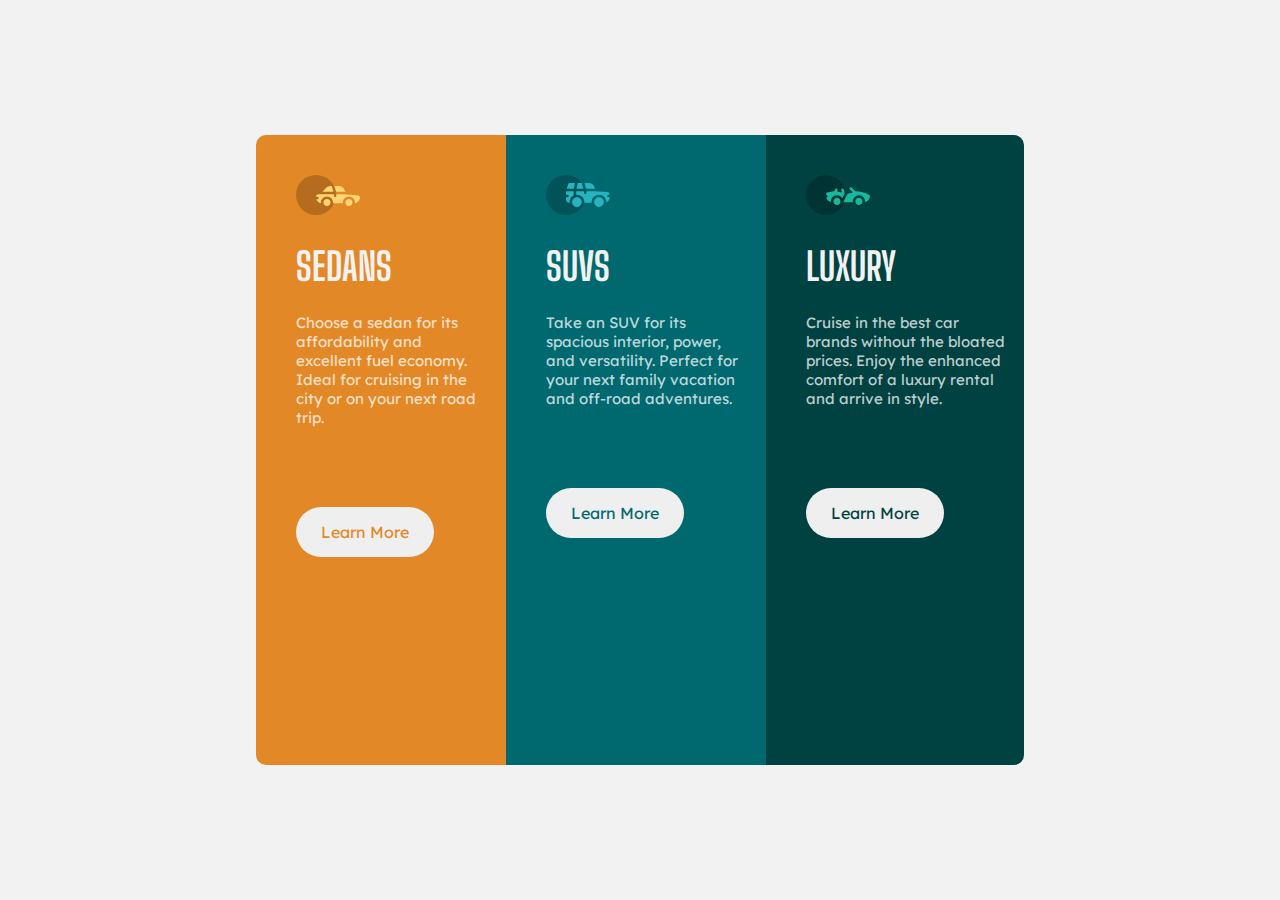
<file: 3-column-preview-card-component-main responsivo/index.html>
<!DOCTYPE html>
<html lang="en">
<head>
  <meta charset="UTF-8">
  <meta name="viewport" content="width=device-width, initial-scale=1.0"> <!-- displays site properly based on user's device -->
  <link rel="stylesheet" href="style.css">
  <link rel="icon" type="image/png" sizes="32x32" href="./images/favicon-32x32.png">
  
  <title>Frontend Mentor | 3-column preview card component</title>

  
</head>
<body>
  <main class="container">
    <div class="card-main">
      <div class="card-primary">
        <div class="image-car">
          <svg width="64" height="40" xmlns="http://www.w3.org/2000/svg"><g fill="none" fill-rule="evenodd"><circle fill="#000" opacity=".201" cx="20" cy="20" r="20"/><path d="M52.936 24.11c1.942 0 3.517 1.542 3.517 3.445 0 1.903-1.575 3.445-3.517 3.445s-3.516-1.542-3.516-3.445c0-1.903 1.574-3.445 3.516-3.445zm-21.957 0c1.942 0 3.517 1.542 3.517 3.445 0 1.903-1.575 3.445-3.517 3.445s-3.516-1.542-3.516-3.445c0-1.903 1.574-3.445 3.516-3.445zm6.948-4.848v1.429c0 .716.61 1.293 1.348 1.259a1.295 1.295 0 001.225-1.295v-1.393h8.256l13.483 1.313c.956.093 1.676.881 1.676 1.814 0 2.89-2.126 5.303-4.926 5.819.397-3.557-2.458-6.62-6.053-6.62-3.646 0-6.504 3.14-6.039 6.723h-9.879c.466-3.588-2.397-6.722-6.039-6.722-3.595 0-6.45 3.062-6.052 6.62-2.14-.398-3.916-1.912-4.61-3.931h1.142c.731 0 1.32-.598 1.285-1.322-.033-.678-.629-1.2-1.322-1.2H20v-.251c0-1.274 1.066-2.243 2.306-2.243h15.62zM42.59 11c2.645 0 4.99 1.556 5.972 3.963l.726 1.779H40.17L38.413 11h4.178zm-6.865 0l1.758 5.741H26.505l3.357-3.654A6.502 6.502 0 0134.644 11h1.082z" fill="#FFD473" fill-rule="nonzero"/></g></svg>
        </div> <!--Primeiro carro-->
        <div class="title">
          <h1 class="primary-title">Sedans</h1> <!--MUDAR A CLASS NO PROXIMO CARD-->
        </div> <!--Titulo do card-->
        <div class="contents">
          <p class="primary-contents">Choose a sedan for its affordability and excellent fuel economy. Ideal for cruising in the city 
            or on your next road trip.</p> <!--MUDAR A CLASS NO PROXIMO CARD-->
        </div> <!--Conteudo do primeiro card-->
        <div class="button">
          <button class="primary-button">Learn More</button><!--MUDAR A CLASS NO PROXIMO CARD-->
        </div>
      </div> <!--Primeiro card-->
      <div class="card-second">
        <div class="image-car">
          <svg width="64" height="40" xmlns="http://www.w3.org/2000/svg"><g fill="none" fill-rule="evenodd"><circle fill="#000" opacity=".201" cx="20" cy="20" r="20"/><path d="M31.002 22.358c2.917 0 5.18 2.593 4.762 5.506a4.828 4.828 0 01-2.962 3.778 4.797 4.797 0 01-5.3-1.165c-1.188-1.26-1.235-2.613-1.263-2.613-.42-2.924 1.857-5.506 4.763-5.506zm22 0c3.457 0 5.798 3.567 4.41 6.744A4.816 4.816 0 0152.3 31.94a4.826 4.826 0 01-4.06-4.077c-.42-2.915 1.846-5.506 4.762-5.506zm-15.04-6.083v1.462a1.29 1.29 0 001.352 1.29c.693-.033 1.227-.631 1.227-1.326v-1.426h8.3l13.056.716a1.29 1.29 0 011.164.917c.27.895.446 1.477.563 1.87h-1.047c-.694 0-1.291.534-1.324 1.228a1.29 1.29 0 001.288 1.352h1.445c-.164 2.225-1.57 4.193-3.6 5.05.13-4.212-3.255-7.63-7.384-7.63-4.317 0-7.762 3.718-7.358 8.086h-7.285c.43-4.655-3.503-8.531-8.131-8.046v-3.543h7.734zm-10.312 0v4.308a7.4 7.4 0 00-4.006 7.274 3.874 3.874 0 01-3.642-3.864v-1.635h1.46a1.29 1.29 0 000-2.58h-1.461v-3.213l.003-.29h7.646zm14.986-8.196c2.65 0 5 1.592 5.984 4.055l.63 1.579a5.525 5.525 0 01-.065-.004l-.026-.002-.034-.002-.022-.002a4.178 4.178 0 00-.224-.006l-.098-.001h-.039l-.136-.001h-.052l-.326-.001H40.211L38.528 8.08zm-13.632 0l-1.122 5.616h-7.144l1.47-4.71a1.29 1.29 0 011.231-.906h5.565zm6.832 0l1.683 5.615h-7.007l1.121-5.615h4.203z" fill="#26B5C0" fill-rule="nonzero"/></g></svg>
        </div> <!--Segundo carro-->
        <div class="title">
          <h1 class="second-title">Suvs</h1>
        </div> <!--Titulo do card-->
        <div class="contents">
          <p class="second-contents">Take an SUV for its spacious interior, power, and versatility. Perfect for your next family vacation 
            and off-road adventures.</p> 
        </div> <!--Conteudo do segundo card-->
        <div class="button">
          <button class="second-button">Learn More</button>
        </div>
      </div> <!--Segundo card-->
      <div class="card-third">
        <div class="image-car">
          <svg width="64" height="40" xmlns="http://www.w3.org/2000/svg"><g fill="none" fill-rule="evenodd"><circle fill="#000" opacity=".201" cx="20" cy="20" r="20"/><path d="M30.98 22.835c1.941 0 3.516 1.604 3.516 3.583 0 1.978-1.575 3.582-3.517 3.582s-3.516-1.604-3.516-3.582c0-1.979 1.574-3.583 3.516-3.583zm21.956 0c1.942 0 3.517 1.604 3.517 3.583 0 1.978-1.575 3.582-3.517 3.582s-3.516-1.604-3.516-3.582c0-1.979 1.574-3.583 3.516-3.583zm-9.143-10.45a1.27 1.27 0 011.819 0l3.715 3.784c4.444-.115 9.7 1.142 13.964 3.753.387.237.624.664.624 1.124 0 3.006-2.126 5.514-4.926 6.05.397-3.698-2.458-6.882-6.053-6.882-3.646 0-6.504 3.264-6.039 6.99h-9.669c.76-1.544.993-2.026 1.337-2.711l.082-.162c.421-.835 1.056-2.07 2.883-5.65 1.68-.023 3.47-.408 5.247-1.403l-2.984-3.04a1.328 1.328 0 010-1.854zm-7.68 1.064c.683-.2 1.395.202 1.592.898l.749 2.652a3.46 3.46 0 01-.247 2.51l-1.733 3.395-.216.424c-1.07-1.89-3.06-3.114-5.279-3.114-3.595 0-6.45 3.184-6.052 6.885-1.832-.347-3.414-1.537-4.278-3.276a1.331 1.331 0 01.117-1.376l.955-1.303-1.325-1.295c-.751-.735-.376-2.024.64-2.231l6.614-1.346.13-.026c.092-.019.145-.03.157-.031.314-.146 1.07-.591 1.07-1.506 0-.734.592-1.327 1.316-1.31.712.016 1.268.662 1.256 1.388a4.11 4.11 0 01-.348 1.611 22.69 22.69 0 014.7 1.146l-.7-2.473a1.314 1.314 0 01.882-1.622z" fill="#19B89D" fill-rule="nonzero"/></g></svg>
        </div> <!--Terceiro carro-->
        <div class="title">
          <h1 class="third-title">Luxury</h1> 
        </div> <!--Titulo do card-->
        <div class="contents">
          <p class="third-contents">Cruise in the best car brands without the bloated prices. Enjoy the enhanced comfort of a luxury 
            rental and arrive in style.</p> 
        </div> <!--Conteudo do terceiro card-->
        <div class="button">
          <button class="third-button">Learn More</button>
        </div>
      </div> <!--Terceiro card-->
    </div>
    
   </main> <!--Todo o conteudo-->
  
  
<!-- <div class="attribution">
    Challenge by <a href="https://www.frontendmentor.io?ref=challenge" target="_blank">Frontend Mentor</a>. 
    Coded by <a href="#">Your Name Here</a>.
  </div>--> 
</body>
</html>
</file>
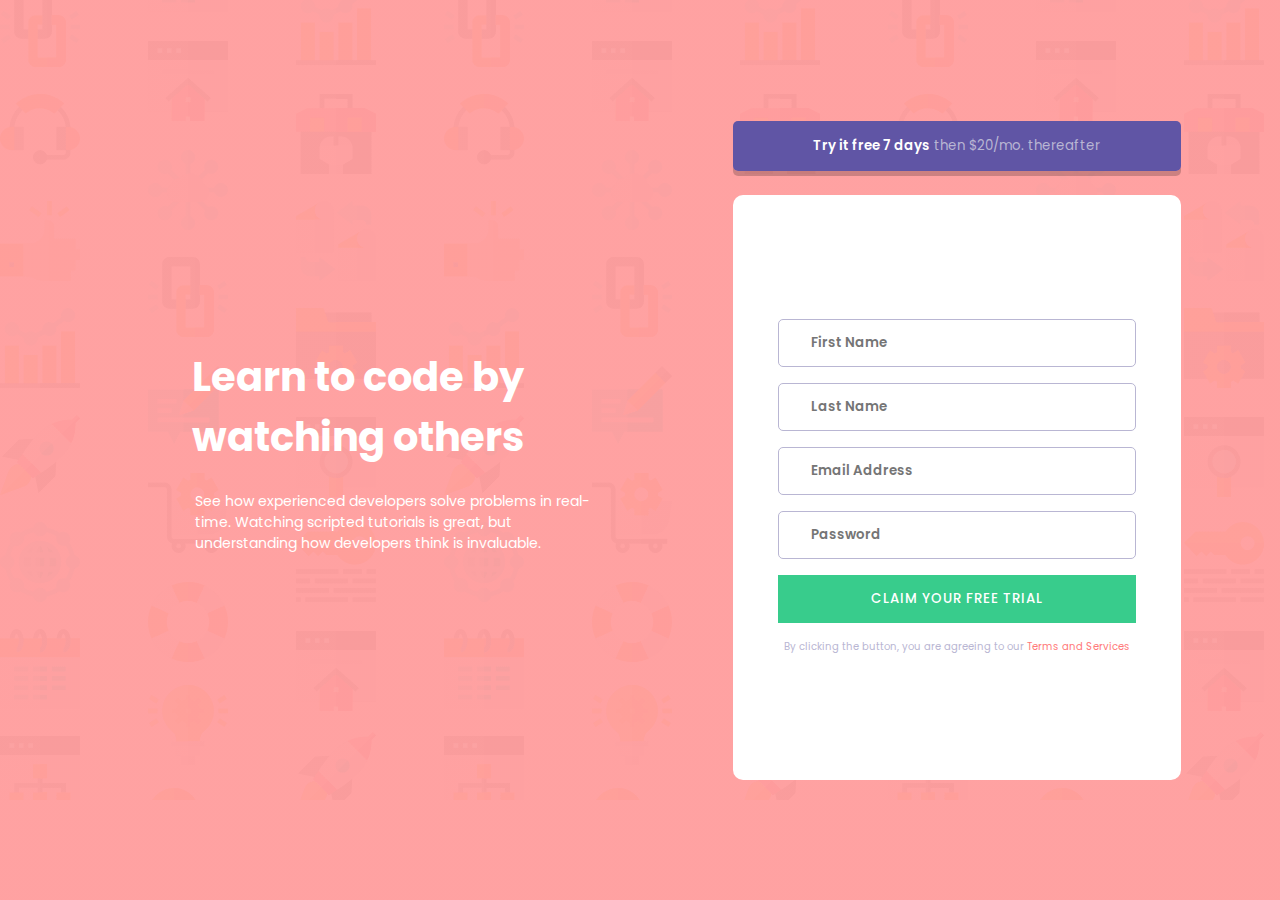
<file: intro-component-with-signup-form-master/index.html>
<!DOCTYPE html>
<html lang="en">

<head>
  <meta charset="UTF-8">
  <meta name="viewport" content="width=device-width, initial-scale=1.0">
  <!-- displays site properly based on user's device -->
  <link rel="stylesheet" href="style.css">
  <link rel="icon" type="image/png" sizes="32x32" href="./images/favicon-32x32.png">
  <title>Frontend Mentor | Intro component with sign up form</title>


</head>

<body>

  <form>
    <div class="container">
      <div class="texto-principal">
        <h1 class="titulo">Learn to code by watching others</h1>
        <span>
          <p class="sub-texto">See how experienced developers solve problems in real-time. Watching scripted tutorials
            is great,
            but understanding how developers think is invaluable. </p>
        </span>
      </div>
      <!--texto principal -->
      <div class="conteudo">
        <div class="primeiro-botao">
          <button class="botao-aviso"><span class="primeiro-span">Try it free 7 days</span> then $20/mo.
            thereafter</button>
        </div>
        <div class="principal">
          <input type="text" placeholder="First Name" class="bot-principal" />
          <input type="text" placeholder="Last Name" class="bot-principal">
          <input type="email" placeholder="Email Address" class="bot-principal">
          <input type="password" placeholder="Password" class="bot-principal">
          <button class="botao-confirmar">Claim your free trial </button>
          <p class="texto-final">By clicking the button, you are agreeing to our <span> <a href="#"> Terms and
                Services</a></span></p>
        </div>
      </div>
      <!--Div Secundaria-->
    </div>
    <!--Div Principal-->
  </form>


  <!--
    <p class="attribution">
      Challenge by <a href="https://www.frontendmentor.io?ref=challenge" target="_blank">Frontend Mentor</a>. 
      Coded by <a href="#">Your Name Here</a>.
    </p> -->
</body>

</html>
</file>
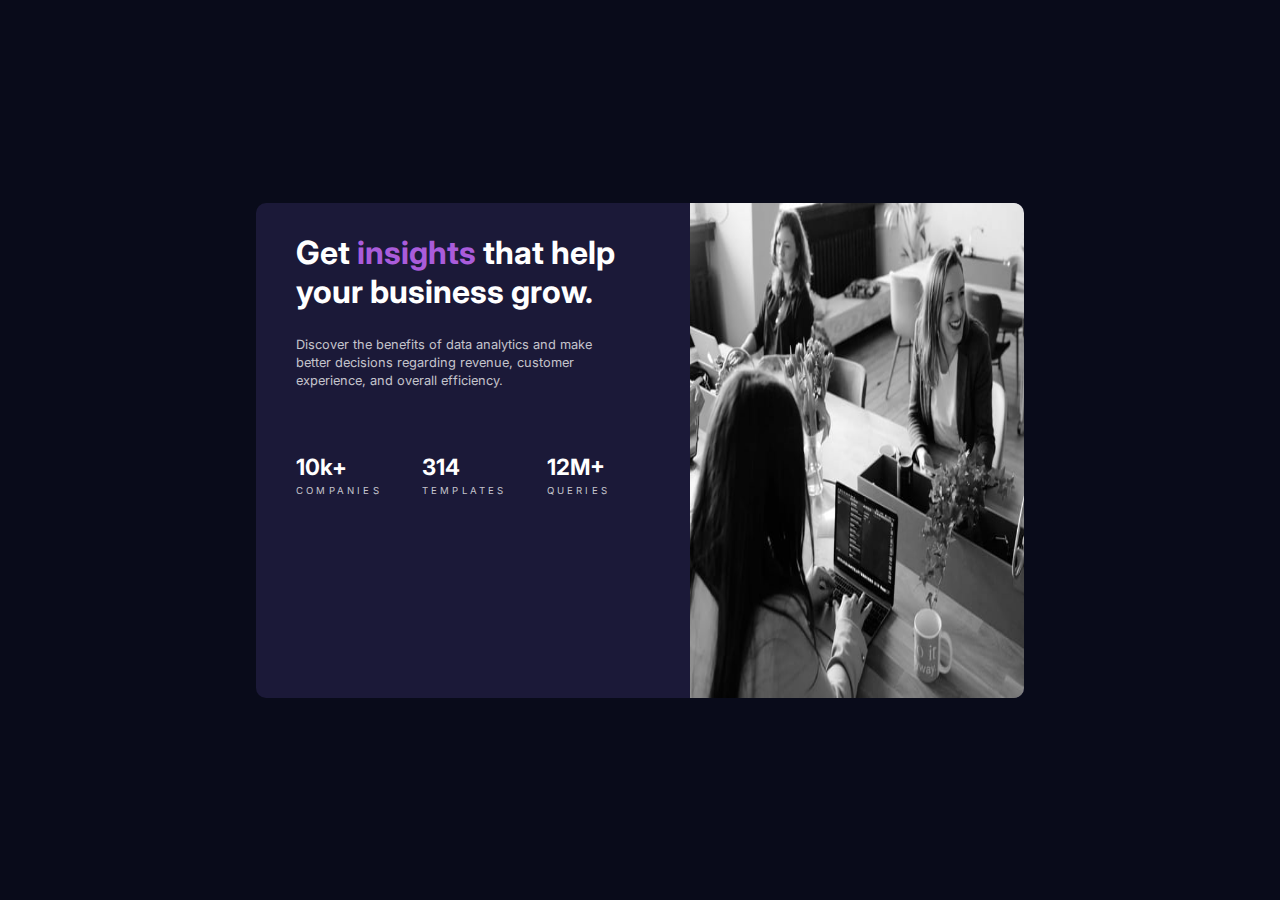
<file: stats-preview-card-component-main/index.html>
<!DOCTYPE html>
<html lang="en">
<head>
  <meta charset="UTF-8">
  <meta name="viewport" content="width=device-width, initial-scale=1.0"> <!-- displays site properly based on user's device -->
  <link rel="stylesheet" href="style.css">
  <link rel="icon" type="image/png" sizes="32x32" href="./images/favicon-32x32.png">
  
  <title>Frontend Mentor | Stats preview card component</title>
</head>
<body>
  <div class="container">
    <div class="container-left">
      <main>
        <h1>Get <span class="span-h1">insights</span>  that help <br> your business grow.</h1>
      </main> <!--Titulo-->
      <div class="sub-title">
        <p><span class="span-title">Discover the benefits of data analytics and make <br> better decisions regarding revenue, customer <br> 
          experience, and overall efficiency.</span></p>
      </div> <!--Sub titulo-->
      <div class="stats">
        <div class="stat">
          <h1 class="stat-number">10k+</h1>
          <span class="stat-unit">companies </span>
        </div>
        <div class="stat">
          <h1 class="stat-number">314</h1>
          <span class="stat-unit">templates </span>
        </div>
        <div class="stat">
          <h1 class="stat-number">12M+</h1>
          <span class="stat-unit">queries </span>
      </div> 
    </div> <!--Engloba todos os estatus-->
    </div>
      
    
    <picture>
      <img src="images/image-header-desktop.jpg" alt="Business" >
    </picture>
  </div> <!--Card Completo-->


<!--
Get insights that help your business grow.
Discover the benefits of data analytics and make better decisions regarding revenue, customer 
experience, and overall efficiency.


10k+
 companies
314
templates
12M
 queries
  
-->




  <!--<div class="attribution">
    Challenge by <a href="https://www.frontendmentor.io?ref=challenge" target="_blank">Frontend Mentor</a>. 
    Coded by <a href="#">Your Name Here</a>.
  </div>-->
</body>
</html>
</file>
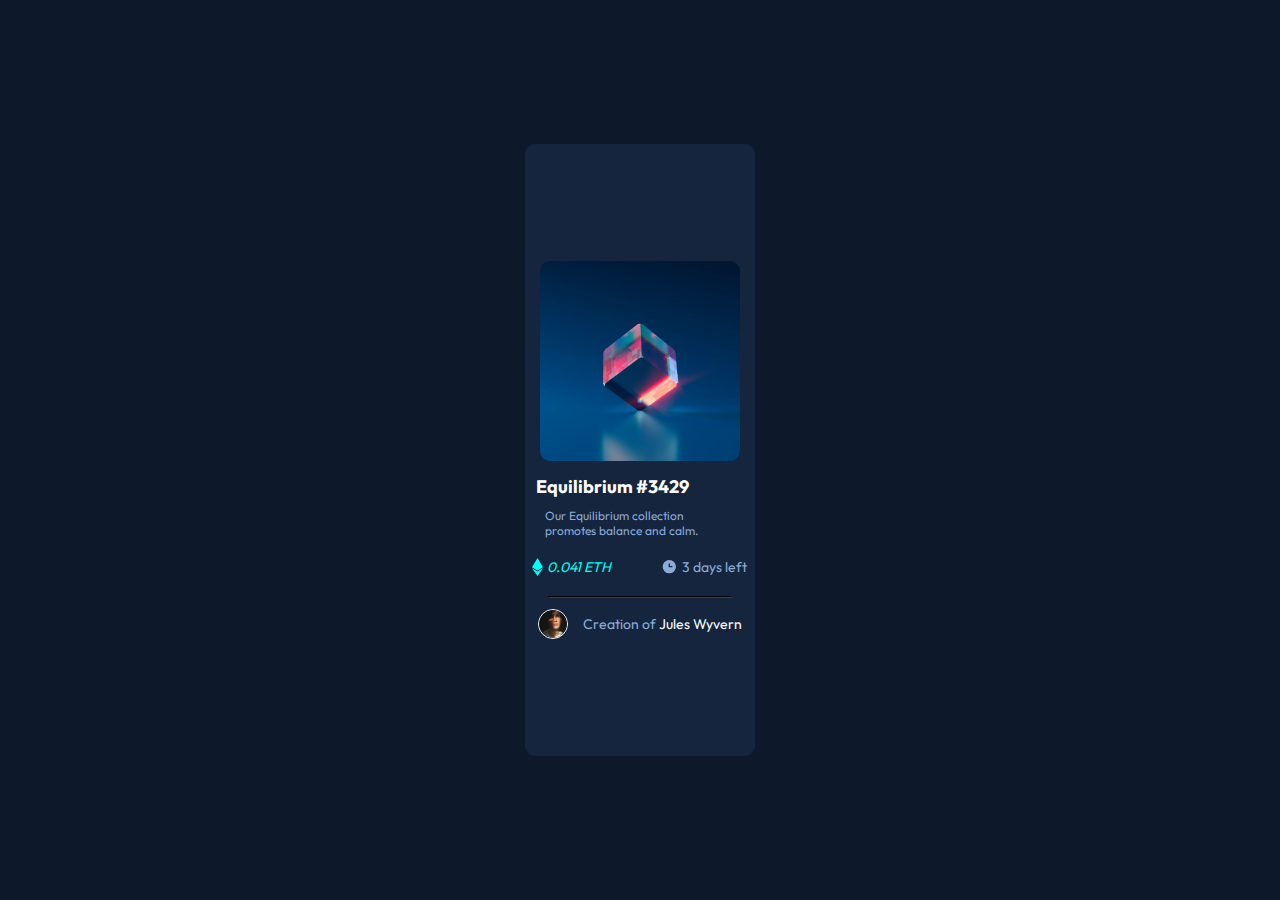
<file: nft-preview-card-component-main/index2.html>
<!DOCTYPE html>
<html lang="en">
<head>
    <meta charset="UTF-8">
    <meta http-equiv="X-UA-Compatible" content="IE=edge">
    <meta name="viewport" content="width=device-width, initial-scale=1.0">
    <link rel="stylesheet" href="style.css">
    <link rel="icon" type="image/png" sizes="32x32" href="./images/favicon-32x32.png">
    <title>Frontend Mentor | NFT preview card component</title>
</head>
<body>
    <section class="container">
        <div class="container-conteudo">
            <div class="foto-container">
                <img src="images/image-equilibrium.jpg" alt="Equilibrium" class="foto">
            </div>
            <div class="titulo">
                <h2 class="titulo-principal">Equilibrium #3429</h2>
            </div>
            <div class="conteudo">
                <p class="conteudo-principal">Our Equilibrium collection promotes balance and calm.</p>
            </div>
            <div class="sub-titulo">
                <i i><span class="info"><svg width="11" height="18" xmlns="http://www.w3.org/2000/svg"><path d="M11 10.216 5.5 18 0 10.216l5.5 3.263 5.5-3.262ZM5.5 0l5.496 9.169L5.5 12.43 0 9.17 5.5 0Z" fill="#00FFF8"/></svg>  0.041 ETH</span></i>
                <span class="data" > <svg width="17" height="17" xmlns="http://www.w3.org/2000/svg"><path d="M8.305 2.007a6.667 6.667 0 1 0 0 13.334 6.667 6.667 0 0 0 0-13.334Zm2.667 7.334H8.305a.667.667 0 0 1-.667-.667V6.007a.667.667 0 0 1 1.334 0v2h2a.667.667 0 0 1 0 1.334Z" fill="#8BACD9"/></svg>3 days left</span>
                
            </div>
    
            <hr>
    
            <div class="avatar">
                <img src="images/image-avatar.png" alt="Avatar" class="avatar-principal">
                <div class="info-avatar">
                    <p class="criador-nome"><span class="criador">Creation of </span>Jules Wyvern</p>
                </div>
            </div>
        </div>
        
        

    </section>
</body>
</html>
</file>
<file: 3-column-preview-card-component-main responsivo/style.css>
@import url('https://fonts.googleapis.com/css2?family=Big+Shoulders+Display:wght@700&family=Lexend+Deca&display=swap');


/*Configuração*/
*{
    margin: 0;
    padding: 0;
    box-sizing: border-box;
}

:root{
    --ff-primary: 'Big Shoulders Display', sans-serif;
    --ff-second: 'Lexend Deca', sans-serif;

    --clr-bright-orange:hsl(31, 77%, 52%);
    --clr-dark-cyan:hsl(184, 100%, 22%);
    --clr-very-dark-cyan:hsl(179, 100%, 13%);
    --clr-white-paragraphs:hsla(0, 0%, 100%, 0.75); /*(paragraphs)*/
    --clr-very-light-gray-:hsl(0, 0%, 95%); /*(background, headings, buttons)*/
}
/*Configuração*/

/*Estilos Gerais*/
body{
background-color: var(--clr-very-light-gray-);
}
/*Estilos Gerais*/

/*Editando os cards*/
.container{
    width: 100vw;
    height: 100vh;
    background-color: var(--clr-very-light-gray-);
    display: flex;
    align-items: center;
    justify-content: center;
}
.card-main{
    display: flex;
    max-width: 60vw;
    height: 70vh;
    
}
.card-primary{
    display: flex;
    flex-direction: column;
    background-color: var(--clr-bright-orange);
    border-top-left-radius: 10px;
    border-bottom-left-radius: 10px;
}
.card-second{
    
    background-color: var(--clr-dark-cyan);
}
.card-third{
    display: flex;
    flex-direction: column;
    background-color: var(--clr-very-dark-cyan);
    border-top-right-radius: 10px;
    border-bottom-right-radius: 10px;
}

.image-car{
    padding-left: 2.5rem;
    margin-top: 2.5rem;
}
.title{
    font-family: var(--ff-primary);
    color: var(--clr-very-light-gray-);
    font-size: 1.2rem;
    padding-left: 2.5rem;
    margin-top: 1.5rem;
    text-transform: uppercase;
}
.contents{
    font-family: var(--ff-second);
    color: var(--clr-white-paragraphs);
    font-size: 15px;
    padding-left: 2.5rem;
    margin-top: 1.5rem;
    margin-right: 1rem;
    
}

.button{
    padding-left: 2.5rem;
    padding-top: 5rem;
}

.primary-button{
    padding: 15px 25px;
    border: none;
    border-radius: 35px;
    font-family: var(--ff-second);
    color: var(--clr-bright-orange);
    font-size: 1rem;
    cursor: pointer;
}
.primary-button:hover{
    background-color: var(--clr-bright-orange);
    color: #fff;
    border: 2px solid #fff;
}
.second-button{
    padding: 15px 25px;
    border: none;
    border-radius: 35px;
    font-family: var(--ff-second);
    color: var(--clr-dark-cyan);
    font-size: 1rem;
    cursor: pointer;
}
.second-button:hover{
    background-color: var(--clr-dark-cyan);
    color: #fff;
    border: 2px solid #fff;
}
.third-button{
    padding: 15px 25px;
    border: none;
    border-radius: 35px;
    font-family: var(--ff-second);
    color: var(--clr-very-dark-cyan);
    font-size: 1rem;
    cursor: pointer;
} 
.third-button:hover{
    background-color: var(--clr-very-dark-cyan);
    color: #fff;
    border: 2px solid #fff;
}
/*Editando os cards*/

/*Responsividade*/
@media(max-width: 800px){
    
    .card-main{
        display: flex;
        flex-wrap:wrap ;
        max-width: 60vw;
        max-height: 30%;
    }
    .card-primary{
        border-top-right-radius: 10px;
        border-top-left-radius: 10px;
        border-bottom-left-radius: 0px;
    }
    .card-third{
        border-top-right-radius: 0px ;
        border-bottom-left-radius: 10px;
        padding-bottom: 2rem;
        
    }
    .button{
        padding-bottom: 1.5rem;
    }
}
/*Responsividade*/
</file>
<file: intro-component-with-signup-form-master/style.css>
@import url('https://fonts.googleapis.com/css2?family=Poppins:wght@400;500;600;700&display=swap');

*{
    margin: 0;
    padding: 0;
    box-sizing: border-box;
    font-family: 'Poppins', sans-serif;
}

body{
    height: 100vh;
    width: 100vw;
    display: flex;
    align-items: center;
    justify-content: center;
    background:linear-gradient(rgba(265,122,122,0.7), rgba(265,122,122,0.7)) ,url(./images/bg-intro-desktop.png) ;
    background-repeat: no-repeat;
}

.container{
    width: 90vw;
    height: 90vh;
    display: flex;
    align-items: center;
    justify-content: center;
    gap: 10%;
    
   
}

.texto-principal{
    display: flex;
    align-items: center;
    justify-content: center;
    flex-direction: column;
    gap: 1.5rem;
    width: 45%;
    height: 30vh;
    padding-left: 6rem;
}
.titulo{
    width: 80%;
    margin-right: 90px ;
    color: white;
    font-size: 2.5rem;
}
.sub-texto{
    font-size: 14px;
    color: white;
}

.conteudo{
    display: flex;
    align-items: center;
    justify-content: center;
    flex-direction: column;
}
.primeiro-botao{
    margin-bottom: 1.5rem;
    box-shadow:  0 5px 0 0 rgba(0, 0, 0, 0.2);
    border-radius:  5px;
}
.botao-aviso{
    width: 35vw;
    height: 50px;
    border-radius: 5px;
    border: none;
    cursor: pointer;
    background-color: hsl(248, 32%, 49%);
    color: hsl(246, 25%, 77%);
    
}
.primeiro-span{
    color: white;
    font-weight: 600;
}
.principal{
    width: 35vw;
    height: 65vh;
    display: flex;
    align-items: center;
    justify-content: center;
    flex-direction: column;
    background-color: white;
    border-radius: 10px;
    gap: 1rem;

}

.bot-principal{
    height: 3rem;
    width: 80%;
    border-radius: 5px;
    border: 1px solid hsl(246, 25%, 77%);
    padding-left: 2rem;
    font-weight: 600;
}

.bot-principal:focus, input:focus{
    outline: 1px solid hsl(246, 25%, 77%);
    caret-color: hsl(246, 25%, 77%);
}

.botao-confirmar{
    width: 80%;
    height: 3rem;
    border: none;
    background-color: hsl(154, 59%, 51%);
    text-transform: uppercase;
    letter-spacing: 1px;
    color: white;
    font-weight: 500;
    cursor: pointer;
}

.texto-final{
font-size: 10px;
color: hsl(246, 25%, 77%);
}

.texto-final span a{
    text-decoration: none;
    color: hsl(0, 100%, 74%);
}
</file>
<file: stats-preview-card-component-main/style.css>
@import url('https://fonts.googleapis.com/css2?family=Inter:wght@300;700&family=Lexend+Deca&display=swap');

*{
    margin: 0;
    padding: 0;
    box-sizing: border-box;
}
/*Cores e fontes*/
:root{
    --ff-inter: 'Inter', sans-serif;
    --ff-lexend-deca: 'Lexend Deca', sans-serif;

    --clr-main-background:  hsl(233, 47%, 7%);
    --clr-card-background: hsl(244, 38%, 16%);
    --clr-accent: hsl(277, 64%, 61%);
    --clr-main-heading-stats: hsl(0, 0%, 100%);
    --clr-main-paragraph: hsla(0, 0%, 100%, 0.75);
    --clr-stat-headings: hsla(0, 0%, 100%, 0.6);
}
/*Cores e fontes*/
/*Estilos Gerais*/
body{
    height: 100vh;
    background-color: var(--clr-main-background);
    display: flex;
    justify-content: center;
    align-items: center;

}

picture img{
    max-width: 100%;
    height: 100%;
    border-radius: 0px 10px 10px 0;
}

main h1 {
    font-size: 2rem;
    color: var(--clr-main-heading-stats);
    font-family: var(--ff-inter);
}
span{
    color: var(--clr-main-paragraph);
    
}

/*Estilos Gerais*/
/*Editando o Card*/
.container{
    width: 60vw;
    height: 55vh;
    display: flex;
    background-color: var(--clr-card-background);
    border-radius: 10px;
}
.container-left{
    display: flex;
    flex-direction: column;
    max-width: 35vw;
    padding: 30px 40px;
}
.span-h1{
    color: var(--clr-accent);
}
.sub-title{
    font-size: 1rem;
    padding-top: 1.5rem;
}
.stats{
    display: flex;

}
.stat{
    padding-top: 4rem;
    padding-right: 2.5rem;
}
.span-title{
    font-family: var(--ff-inter);
    font-size: 0.8rem;
}
.stat-number{
    font-size: 1.4rem;
    font-family: var(--ff-inter);
    color: var(--clr-main-heading-stats);
}
.stat-unit{
    text-transform: uppercase;
    font-size: 0.6rem;
    letter-spacing: 0.2rem;
    font-family: var(--ff-inter);
}

/*Editando o Card*/

/*Sem Responsividade*/
</file>
<file: nft-preview-card-component-main/style.css>
@import url('https://fonts.googleapis.com/css2?family=Inter:wght@200;300;400;500;600;700&family=Kumbh+Sans:wght@400;700&family=Lato:ital,wght@0,300;0,400;0,700;0,900;1,100;1,300;1,400;1,700;1,900&family=Noto+Sans:wght@400;700&family=Open+Sans:ital,wght@0,300;0,400;1,500;1,600&family=Outfit:wght@300;400;600&family=Red+Hat+Display:wght@700&family=Roboto:wght@300;700&display=swap');

/*Root*/
:root{
    --ff-primary: 'Outfit', sans-serif ;
    --clr-soft-blue: hsl(215, 51%, 70%);
    --clr-cyan-blue: hsl(178, 100%, 50%) ;
    --clr-dark-blue-main:hsl(217, 54%, 11%);
    --clr-darl-blue-card:hsl(216, 50%, 16%);
    --clr-dark-blue-line:hsl(215, 32%, 27%);
    --clr-white:hsl(0, 0%, 100%);
}
/*Root*/

/*Estilos Gerais*/
*{
    margin: 0;
    padding: 0;
    box-sizing: border-box;
}

body{
    background-color: hsl(217, 54%, 11%);
    font-family: 'Outfit', sans-serif;

}

hr{
    width: 80%;
    border-color: var(--clr-dark-blue-line);
}
svg{
    margin-right: 4px;
}

/*Estilos Gerais*/

/*Card Principal*/
.container{
    
    display: flex;
    justify-content: center;
    align-items: center;
    height: 100vh;
    width: 100vw;
    background-color: var(--clr-dark-blue-main);
}
.container-conteudo{

    width: 18%;
    height: 68%;
    background-color: var(--clr-darl-blue-card);
    display:flex;
    justify-content: center;
    align-items: center;
    flex-direction: column;
    border-radius: 10px;
    
   
}
/*Card Principal*/

/*Conteúdo*/
.foto{
    width: 200px;
    height: 200px;
    border-radius: 10px;
}
.titulo-principal{
    font-size: 18px;
    color: var(--clr-white);
    margin:10px 0;
    margin-right: 55px;
}
.conteudo-principal{
    color: var(--clr-soft-blue);
    width: 80%;
    font-size: 12px;
    margin-left: 20px;

}

.sub-titulo{
    margin-top: 20px;
    margin-bottom: 20px;
    display: flex;
    
}
.info{
    color: var(--clr-cyan-blue);
    margin-right: 50px;
    font-size: 14px;
    display: flex;
}
.data{
    color: var(--clr-soft-blue);
    font-size: 14px;
    display: flex;
}
.avatar{
    display: flex;
    justify-content: center;
    align-items: center;
    margin-top: 5%;
}

.avatar-principal{
    height: 30px;
    width: 30px;
    border: solid 1px var(--clr-white);
    border-radius: 30px;
}

.info-avatar{
    font-size: 14px;
    padding-left: 15px;
}
.criador{
    color: var(--clr-soft-blue);
}
.criador-nome{
    color: var(--clr-white);
}

/*Conteúdo*/
</file>
